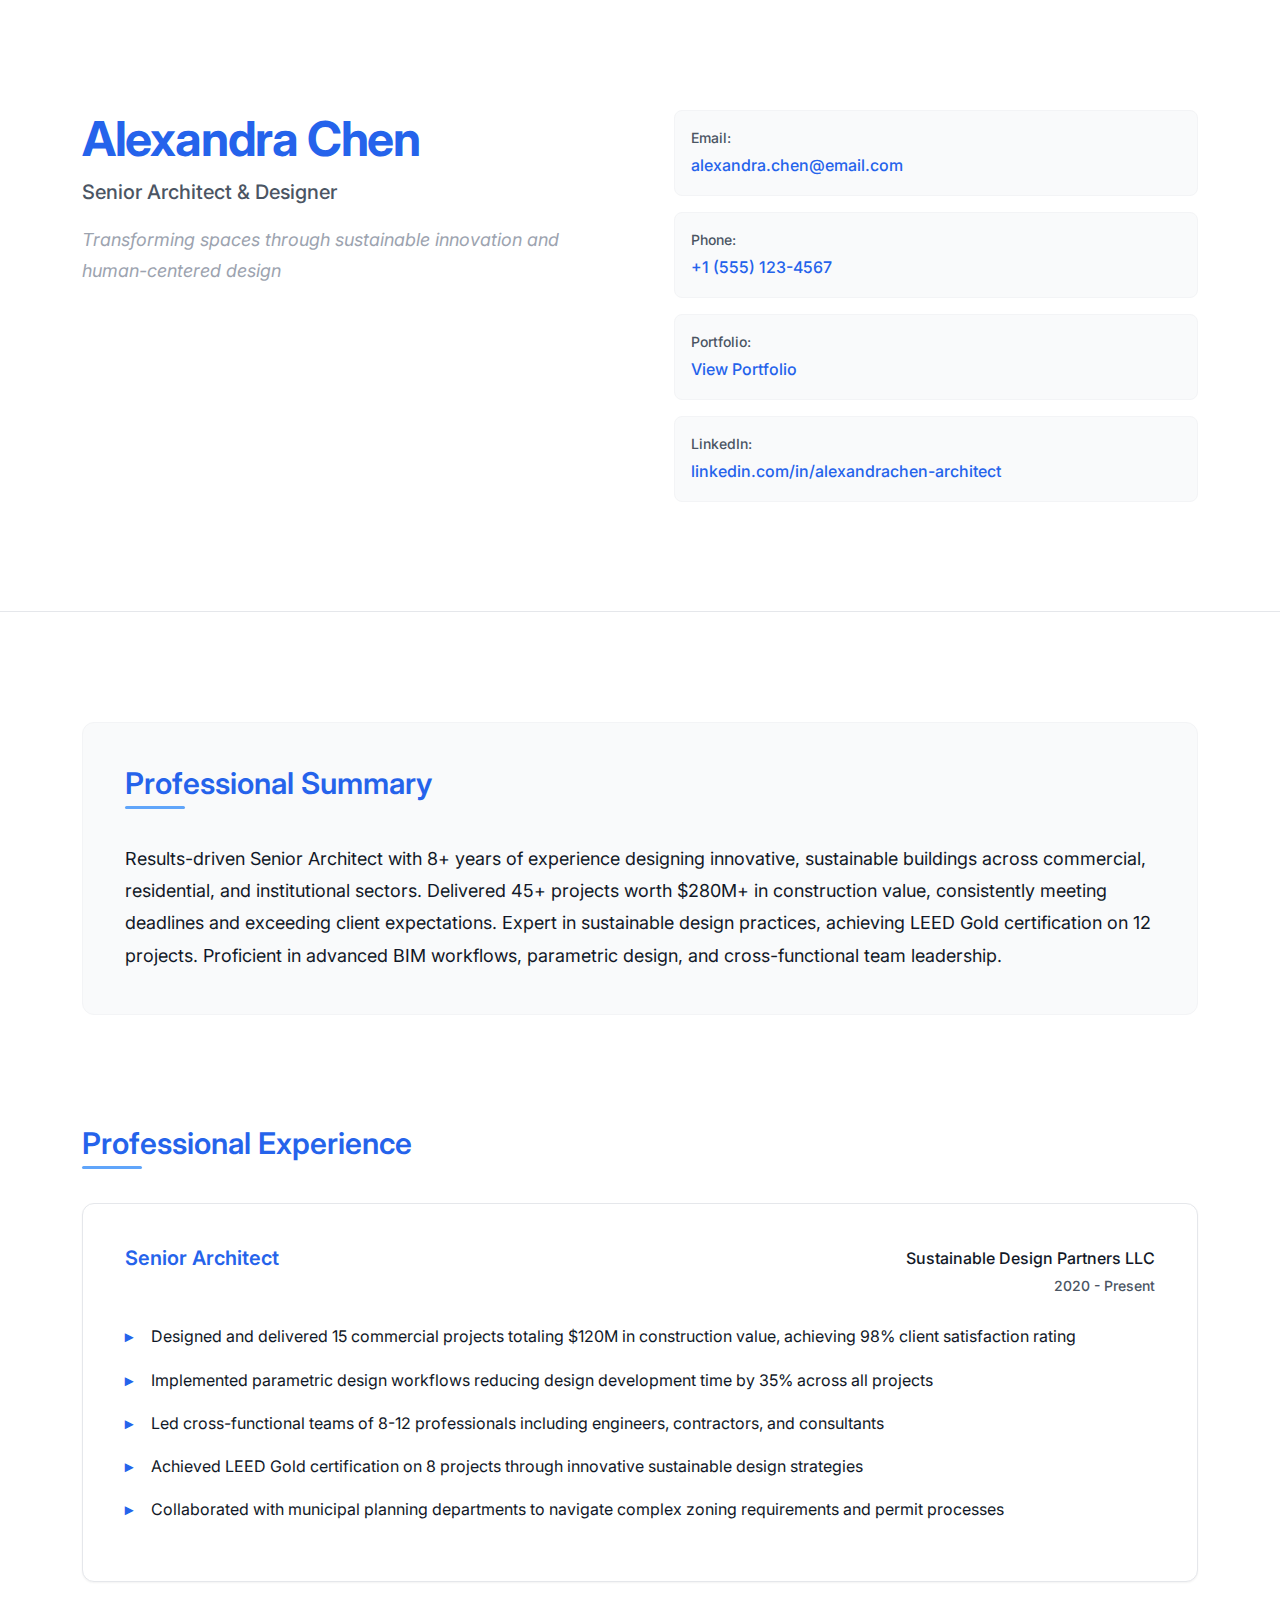
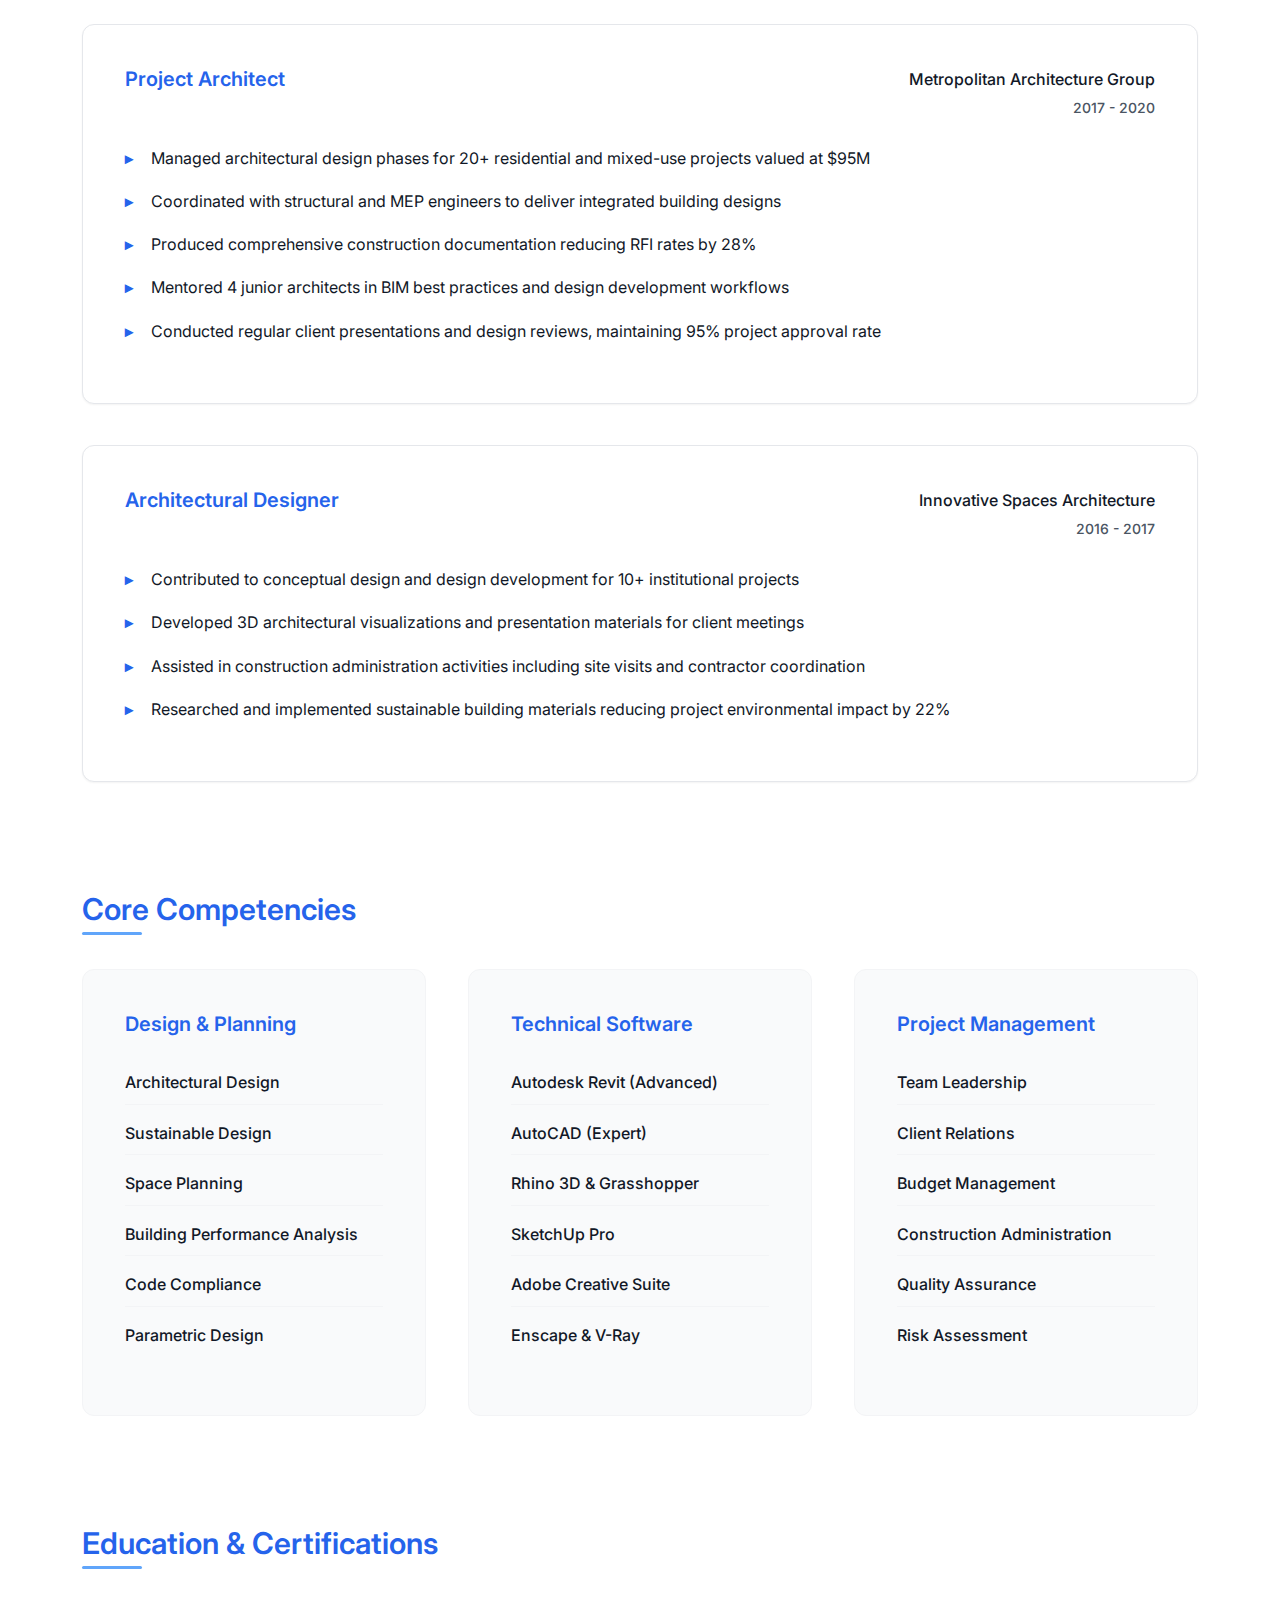
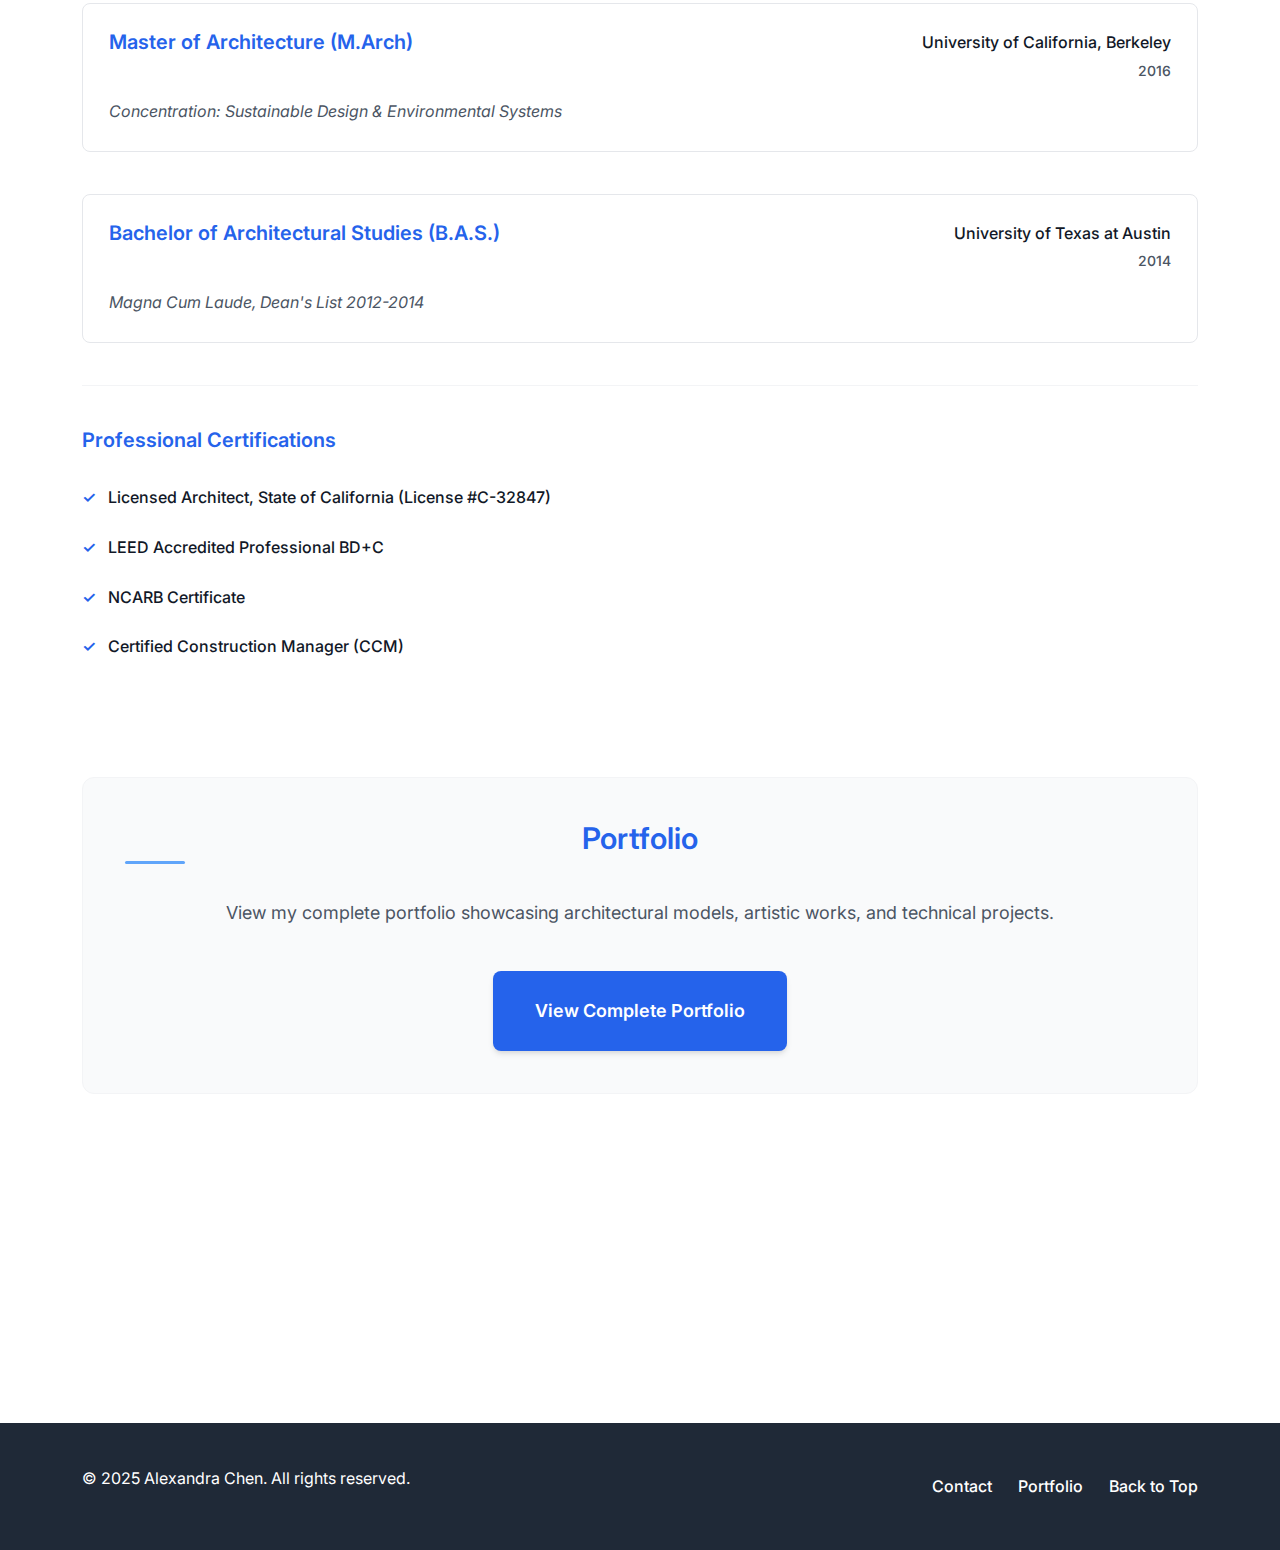
<file: architect-cv/index.html>
<!DOCTYPE html>
<html lang="en">
<head>
    <meta charset="UTF-8">
    <meta name="viewport" content="width=device-width, initial-scale=1.0">
    <title>Alexandra Chen - Senior Architect & Designer | ATS-Optimized Resume</title>
    <meta name="description" content="Senior Architect and Designer with 8+ years of experience in sustainable design, project management, and innovative architectural solutions. View portfolio and download resume.">
    <meta name="keywords" content="architect, designer, sustainable design, project management, CAD, BIM, construction, architectural visualization">
    
    <!-- Fonts - ATS-friendly -->
    <link rel="preconnect" href="https://fonts.googleapis.com">
    <link rel="preconnect" href="https://fonts.gstatic.com" crossorigin>
    <link href="https://fonts.googleapis.com/css2?family=Inter:wght@400;500;600;700&display=swap" rel="stylesheet">
    
    <!-- CSS -->
    <link rel="stylesheet" href="css/styles.css">
    
    <!-- Structured Data for SEO -->
    <script type="application/ld+json">
    {
        "@context": "https://schema.org",
        "@type": "Person",
        "name": "Alexandra Chen",
        "jobTitle": "Senior Architect & Designer",
        "description": "Senior Architect and Designer specializing in sustainable design and innovative architectural solutions",
        "url": "https://alexandrachen-architect.com",
        "sameAs": [
            "https://linkedin.com/in/alexandrachen-architect",
            "https://behance.net/alexandrachen"
        ]
    }
    </script>
</head>
<body>
    <!-- Header -->
    <header class="header" id="top">
        <div class="container">
            <div class="header-content">
                <div class="personal-info">
                    <h1 class="name">Alexandra Chen</h1>
                    <p class="title">Senior Architect & Designer</p>
                    <p class="tagline">Transforming spaces through sustainable innovation and human-centered design</p>
                </div>
                
                <div class="contact-info">
                    <div class="contact-item">
                        <span class="contact-label">Email:</span>
                        <a href="mailto:alexandra.chen@email.com" class="contact-link">alexandra.chen@email.com</a>
                    </div>
                    <div class="contact-item">
                        <span class="contact-label">Phone:</span>
                        <a href="tel:+15551234567" class="contact-link">+1 (555) 123-4567</a>
                    </div>
                    <div class="contact-item">
                        <span class="contact-label">Portfolio:</span>
                        <a href="portfolio.html" class="contact-link">View Portfolio</a>
                    </div>
                    <div class="contact-item">
                        <span class="contact-label">LinkedIn:</span>
                        <a href="https://linkedin.com/in/alexandrachen-architect" target="_blank" rel="noopener" class="contact-link">linkedin.com/in/alexandrachen-architect</a>
                    </div>
                </div>
            </div>
        </div>
    </header>

    <!-- Skip to main content link -->
    <a href="#main" class="skip-link">Skip to main content</a>

    <!-- Main Content -->
    <main class="main" id="main" tabindex="-1">
        <div class="container">
            
            <!-- Professional Summary -->
            <section class="section summary-section">
                <h2 class="section-title">Professional Summary</h2>
                <div class="summary-content">
                    <p>Results-driven Senior Architect with 8+ years of experience designing innovative, sustainable buildings across commercial, residential, and institutional sectors. Delivered 45+ projects worth $280M+ in construction value, consistently meeting deadlines and exceeding client expectations. Expert in sustainable design practices, achieving LEED Gold certification on 12 projects. Proficient in advanced BIM workflows, parametric design, and cross-functional team leadership.</p>
                </div>
            </section>

            <!-- Experience -->
            <section class="section experience-section">
                <h2 class="section-title">Professional Experience</h2>
                
                <div class="experience-item">
                    <div class="experience-header">
                        <h3 class="job-title">Senior Architect</h3>
                        <div class="company-period">
                            <span class="company">Sustainable Design Partners LLC</span>
                            <span class="period">2020 - Present</span>
                        </div>
                    </div>
                    <ul class="achievements">
                        <li>Designed and delivered 15 commercial projects totaling $120M in construction value, achieving 98% client satisfaction rating</li>
                        <li>Implemented parametric design workflows reducing design development time by 35% across all projects</li>
                        <li>Led cross-functional teams of 8-12 professionals including engineers, contractors, and consultants</li>
                        <li>Achieved LEED Gold certification on 8 projects through innovative sustainable design strategies</li>
                        <li>Collaborated with municipal planning departments to navigate complex zoning requirements and permit processes</li>
                    </ul>
                </div>

                <div class="experience-item">
                    <div class="experience-header">
                        <h3 class="job-title">Project Architect</h3>
                        <div class="company-period">
                            <span class="company">Metropolitan Architecture Group</span>
                            <span class="period">2017 - 2020</span>
                        </div>
                    </div>
                    <ul class="achievements">
                        <li>Managed architectural design phases for 20+ residential and mixed-use projects valued at $95M</li>
                        <li>Coordinated with structural and MEP engineers to deliver integrated building designs</li>
                        <li>Produced comprehensive construction documentation reducing RFI rates by 28%</li>
                        <li>Mentored 4 junior architects in BIM best practices and design development workflows</li>
                        <li>Conducted regular client presentations and design reviews, maintaining 95% project approval rate</li>
                    </ul>
                </div>

                <div class="experience-item">
                    <div class="experience-header">
                        <h3 class="job-title">Architectural Designer</h3>
                        <div class="company-period">
                            <span class="company">Innovative Spaces Architecture</span>
                            <span class="period">2016 - 2017</span>
                        </div>
                    </div>
                    <ul class="achievements">
                        <li>Contributed to conceptual design and design development for 10+ institutional projects</li>
                        <li>Developed 3D architectural visualizations and presentation materials for client meetings</li>
                        <li>Assisted in construction administration activities including site visits and contractor coordination</li>
                        <li>Researched and implemented sustainable building materials reducing project environmental impact by 22%</li>
                    </ul>
                </div>
            </section>

            <!-- Skills -->
            <section class="section skills-section">
                <h2 class="section-title">Core Competencies</h2>
                <div class="skills-grid">
                    <div class="skill-category">
                        <h3 class="skill-category-title">Design & Planning</h3>
                        <ul class="skill-list">
                            <li>Architectural Design</li>
                            <li>Sustainable Design</li>
                            <li>Space Planning</li>
                            <li>Building Performance Analysis</li>
                            <li>Code Compliance</li>
                            <li>Parametric Design</li>
                        </ul>
                    </div>
                    
                    <div class="skill-category">
                        <h3 class="skill-category-title">Technical Software</h3>
                        <ul class="skill-list">
                            <li>Autodesk Revit (Advanced)</li>
                            <li>AutoCAD (Expert)</li>
                            <li>Rhino 3D & Grasshopper</li>
                            <li>SketchUp Pro</li>
                            <li>Adobe Creative Suite</li>
                            <li>Enscape & V-Ray</li>
                        </ul>
                    </div>
                    
                    <div class="skill-category">
                        <h3 class="skill-category-title">Project Management</h3>
                        <ul class="skill-list">
                            <li>Team Leadership</li>
                            <li>Client Relations</li>
                            <li>Budget Management</li>
                            <li>Construction Administration</li>
                            <li>Quality Assurance</li>
                            <li>Risk Assessment</li>
                        </ul>
                    </div>
                </div>
            </section>

            <!-- Education -->
            <section class="section education-section">
                <h2 class="section-title">Education & Certifications</h2>
                
                <div class="education-item">
                    <div class="education-header">
                        <h3 class="degree">Master of Architecture (M.Arch)</h3>
                        <div class="school-year">
                            <span class="school">University of California, Berkeley</span>
                            <span class="year">2016</span>
                        </div>
                    </div>
                    <p class="education-details">Concentration: Sustainable Design & Environmental Systems</p>
                </div>

                <div class="education-item">
                    <div class="education-header">
                        <h3 class="degree">Bachelor of Architectural Studies (B.A.S.)</h3>
                        <div class="school-year">
                            <span class="school">University of Texas at Austin</span>
                            <span class="year">2014</span>
                        </div>
                    </div>
                    <p class="education-details">Magna Cum Laude, Dean's List 2012-2014</p>
                </div>

                <div class="certifications">
                    <h3 class="certifications-title">Professional Certifications</h3>
                    <ul class="certification-list">
                        <li>Licensed Architect, State of California (License #C-32847)</li>
                        <li>LEED Accredited Professional BD+C</li>
                        <li>NCARB Certificate</li>
                        <li>Certified Construction Manager (CCM)</li>
                    </ul>
                </div>
            </section>

            <!-- Portfolio Link -->
            <section class="section portfolio-section">
                <h2 class="section-title">Portfolio</h2>
                <div class="portfolio-preview">
                    <p>View my complete portfolio showcasing architectural models, artistic works, and technical projects.</p>
                    <a href="portfolio.html" class="portfolio-link-btn">View Complete Portfolio</a>
                </div>
            </section>

        </div>
    </main>

    <!-- Footer -->
    <footer class="footer">
        <div class="container">
            <div class="footer-content">
                <p>&copy; 2025 Alexandra Chen. All rights reserved.</p>
                <div class="footer-links">
                    <a href="mailto:alexandra.chen@email.com">Contact</a>
                    <a href="portfolio.html">Portfolio</a>
                    <a href="#top">Back to Top</a>
                </div>
            </div>
        </div>
    </footer>

    <!-- JavaScript -->
    <script src="js/main.js"></script>
</body>
</html>
</file>
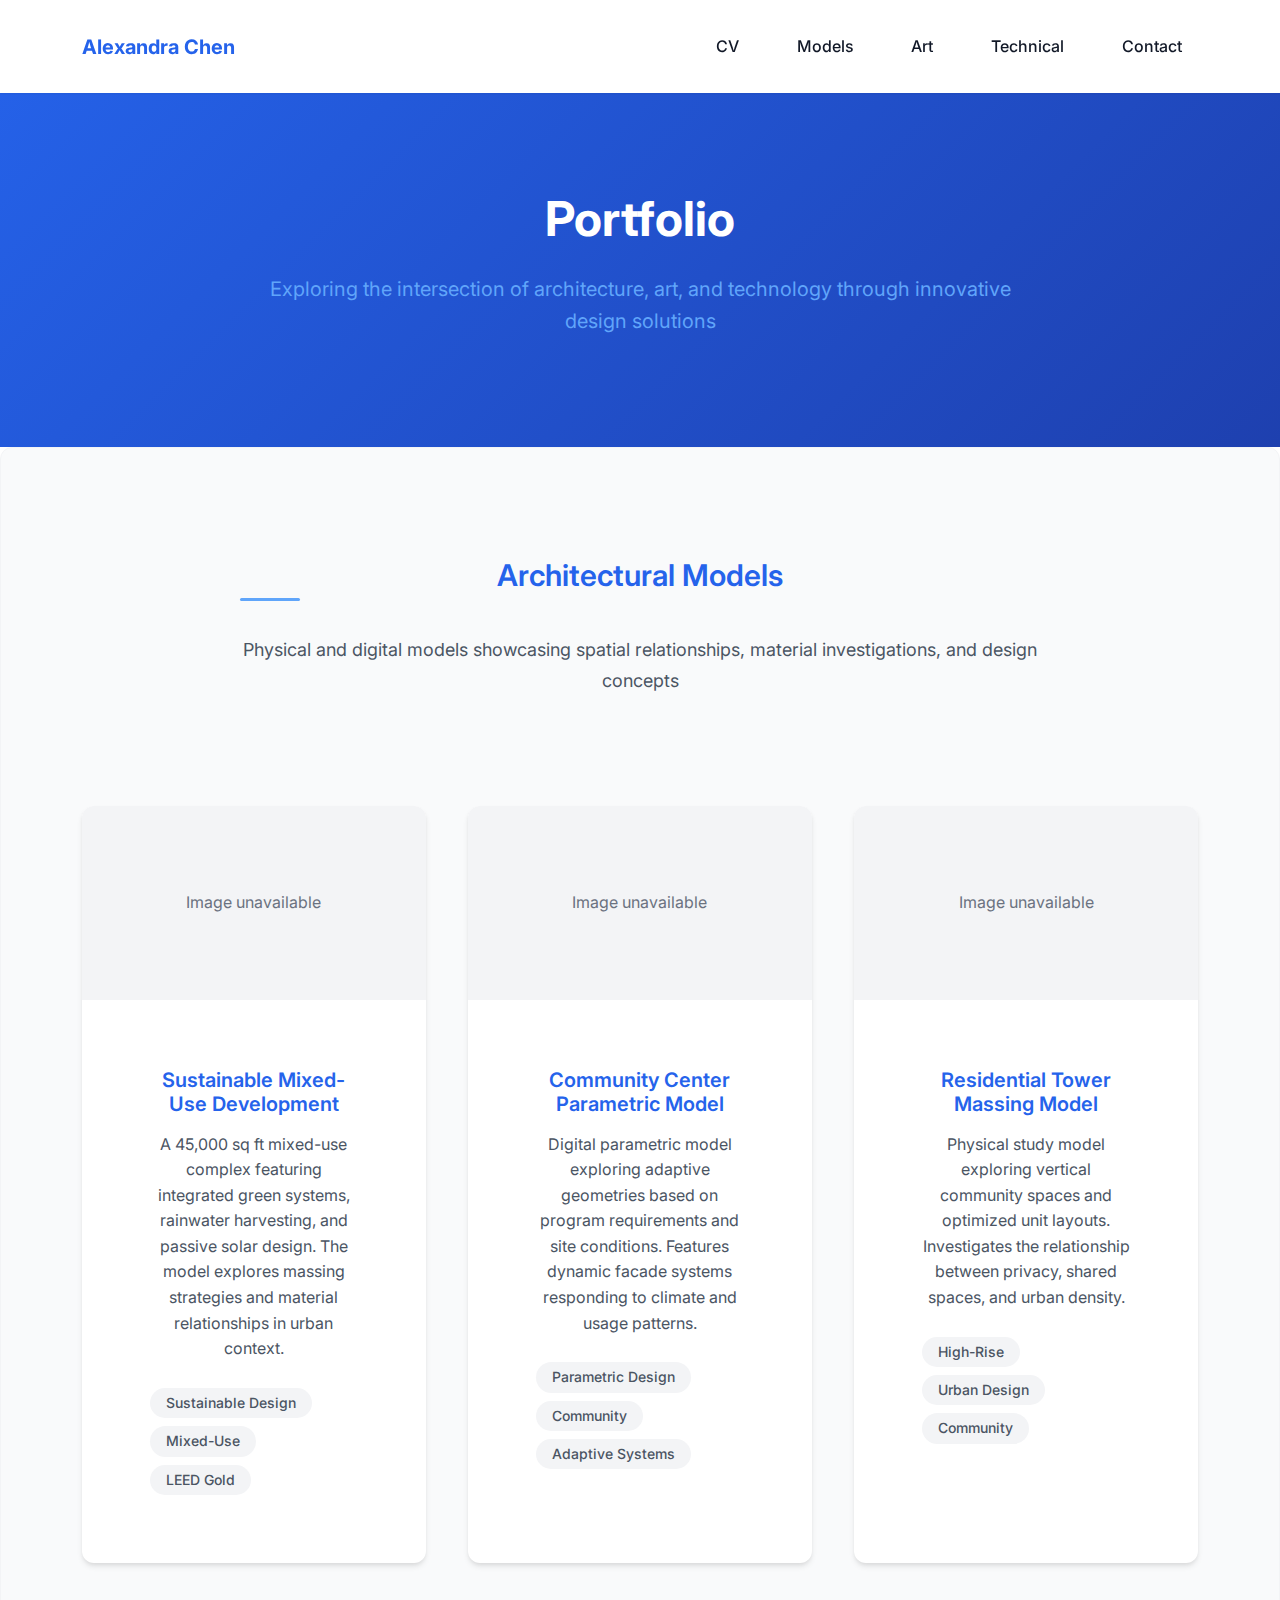
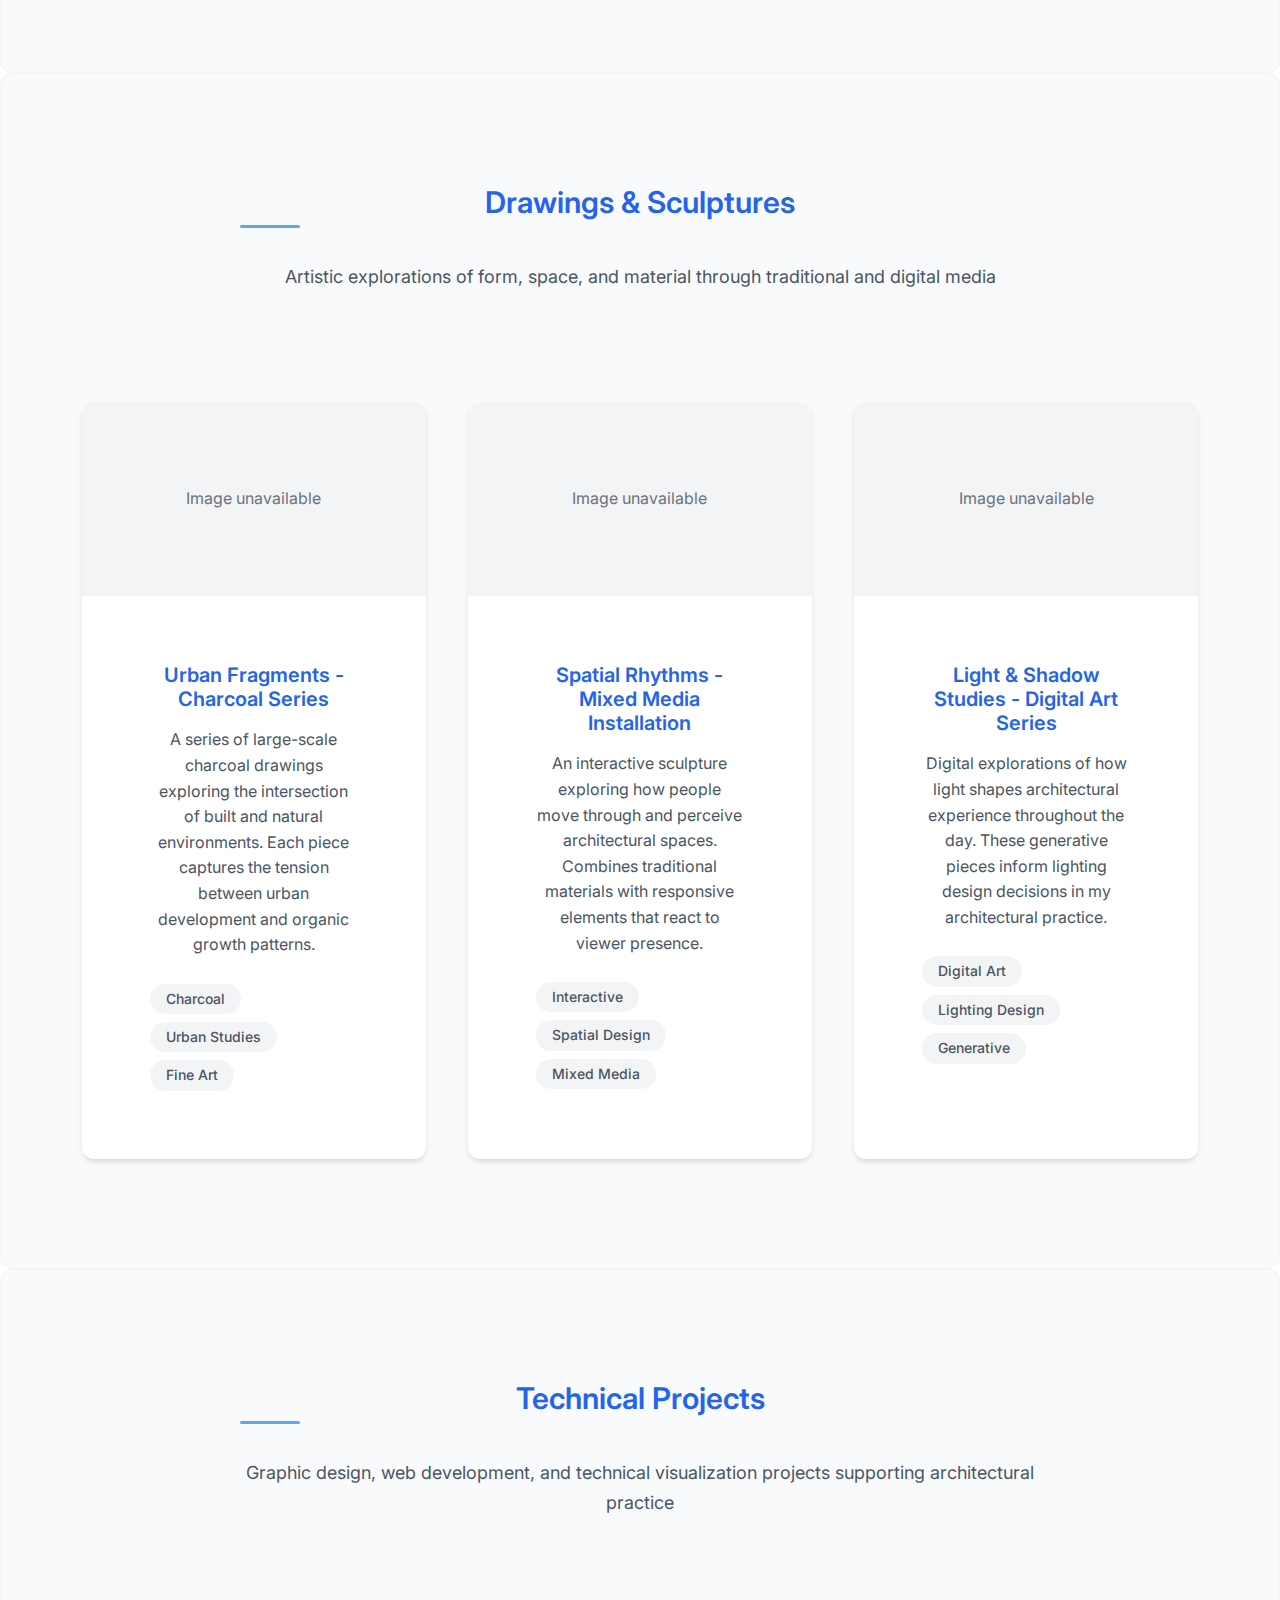
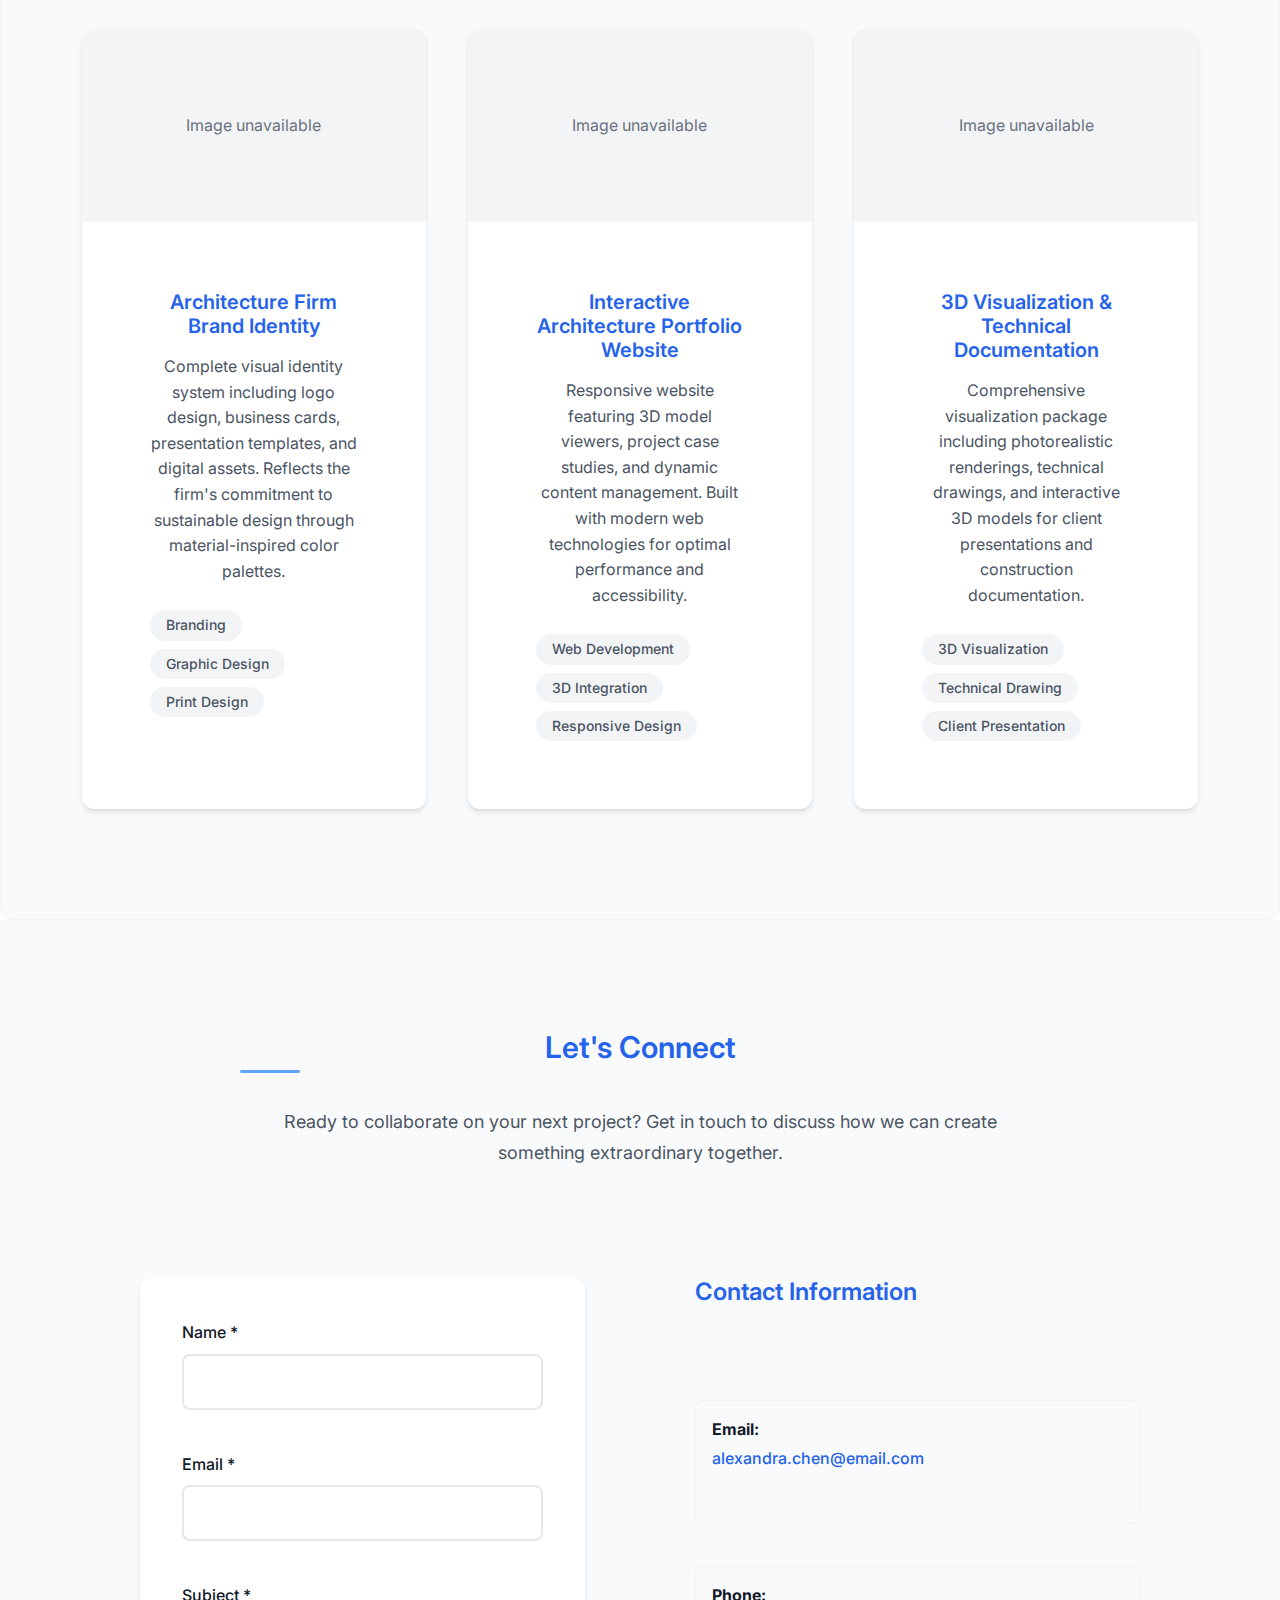
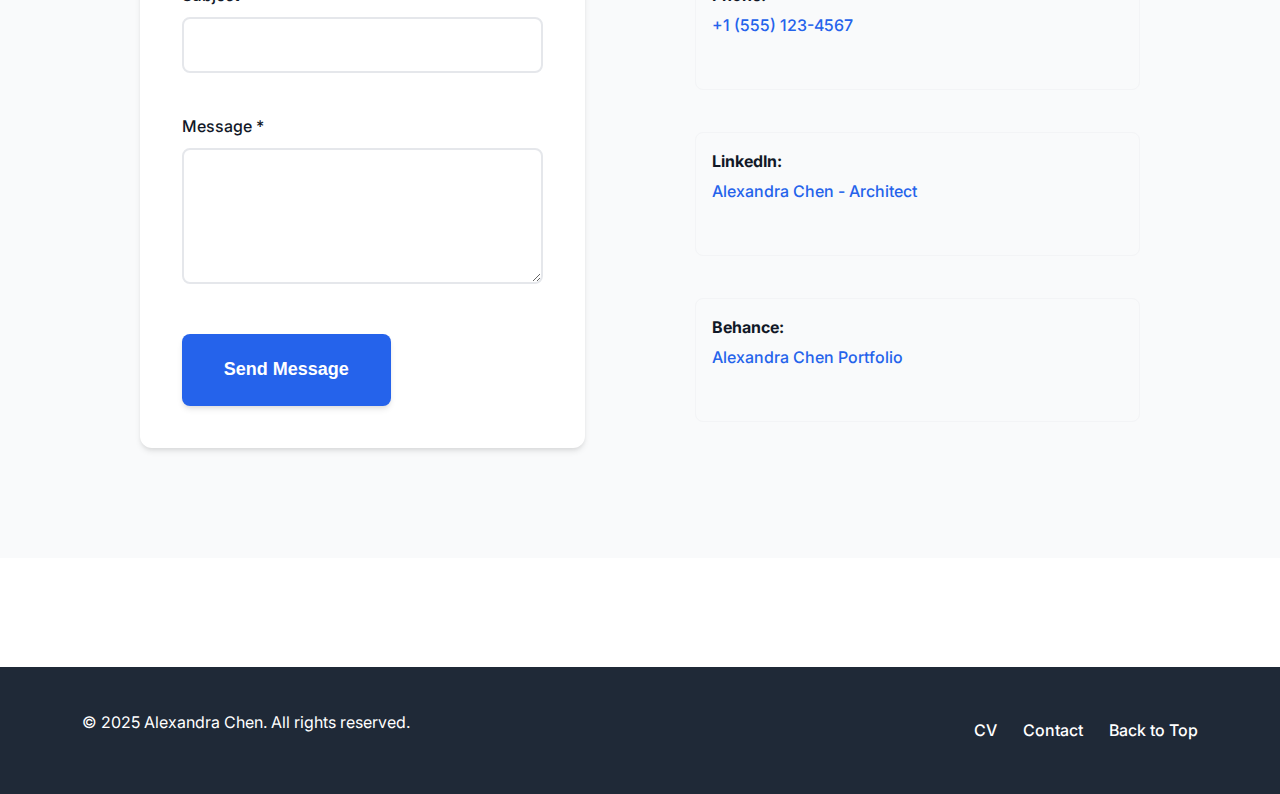
<file: architect-cv/portfolio.html>
<!DOCTYPE html>
<html lang="en">
<head>
    <meta charset="UTF-8">
    <meta name="viewport" content="width=device-width, initial-scale=1.0">
    <title>Portfolio - Alexandra Chen | Architect & Designer</title>
    <meta name="description" content="Explore Alexandra Chen's architectural portfolio featuring innovative designs, artistic works, and technical projects. Award-winning sustainable architecture and creative solutions.">
    <meta name="keywords" content="architecture portfolio, architectural models, drawings, sculptures, technical design, sustainable architecture, 3D visualization">
    
    <!-- Fonts -->
    <link rel="preconnect" href="https://fonts.googleapis.com">
    <link rel="preconnect" href="https://fonts.gstatic.com" crossorigin>
    <link href="https://fonts.googleapis.com/css2?family=Inter:wght@400;500;600;700&display=swap" rel="stylesheet">
    
    <!-- CSS -->
    <link rel="stylesheet" href="css/styles.css">
    <link rel="stylesheet" href="css/portfolio.css">
</head>
<body>
    <!-- Navigation -->
    <nav class="nav">
        <div class="container">
            <div class="nav-content">
                <a href="index.html" class="nav-logo">Alexandra Chen</a>
                <div class="nav-links" id="nav-menu">
                    <a href="index.html" class="nav-link">CV</a>
                    <a href="#architectural-models" class="nav-link">Models</a>
                    <a href="#drawings-sculptures" class="nav-link">Art</a>
                    <a href="#technical-projects" class="nav-link">Technical</a>
                    <a href="#contact" class="nav-link">Contact</a>
                </div>
                <button class="nav-toggle" 
                        aria-label="Toggle navigation" 
                        aria-expanded="false" 
                        aria-controls="nav-menu"
                        type="button">
                    <span></span>
                    <span></span>
                    <span></span>
                </button>
            </div>
        </div>
    </nav>

    <!-- Hero Section -->
    <header class="portfolio-hero">
        <div class="container">
            <div class="hero-content">
                <h1 class="hero-title">Portfolio</h1>
                <p class="hero-subtitle">Exploring the intersection of architecture, art, and technology through innovative design solutions</p>
            </div>
        </div>
    </header>

    <!-- Skip to main content link -->
    <a href="#main" class="skip-link">Skip to main content</a>

    <!-- Main Content -->
    <main class="portfolio-main" id="main" tabindex="-1">
        
        <!-- Architectural Models Section -->
        <section id="architectural-models" class="portfolio-section">
            <div class="container">
                <div class="section-header">
                    <h2 class="section-title">Architectural Models</h2>
                    <p class="section-description">Physical and digital models showcasing spatial relationships, material investigations, and design concepts</p>
                </div>
                
                <div class="portfolio-grid">
                    <div class="portfolio-item" data-category="models">
                        <div class="portfolio-image">
                            <img src="https://images.unsplash.com/photo-1487958449943-2429e8be8625?ixlib=rb-4.0.3&ixid=M3wxMjA3fDB8MHxwaG90by1wYWdlfHx8fGVufDB8fHx8fA%3D%3D&auto=format&fit=crop&w=800&q=80" 
                                 data-src="https://images.unsplash.com/photo-1487958449943-2429e8be8625?ixlib=rb-4.0.3&ixid=M3wxMjA3fDB8MHxwaG90by1wYWdlfHx8fGVufDB8fHx8fA%3D%3D&auto=format&fit=crop&w=800&q=80"
                                 alt="Sustainable Mixed-Use Development Model" 
                                 class="lazy-image"
                                 loading="lazy">
                            <div class="portfolio-overlay">
                                <h3 class="portfolio-title">Sustainable Mixed-Use Development</h3>
                                <p class="portfolio-subtitle">Berkeley, CA</p>
                            </div>
                        </div>
                        <div class="portfolio-content">
                            <h3>Sustainable Mixed-Use Development</h3>
                            <p>A 45,000 sq ft mixed-use complex featuring integrated green systems, rainwater harvesting, and passive solar design. The model explores massing strategies and material relationships in urban context.</p>
                            <div class="portfolio-tags">
                                <span class="tag">Sustainable Design</span>
                                <span class="tag">Mixed-Use</span>
                                <span class="tag">LEED Gold</span>
                            </div>
                        </div>
                    </div>

                    <div class="portfolio-item" data-category="models">
                        <div class="portfolio-image">
                            <img src="https://images.unsplash.com/photo-1545324418-cc1a3fa10c00?ixlib=rb-4.0.3&ixid=M3wxMjA3fDB8MHxwaG90by1wYWdlfHx8fGVufDB8fHx8fA%3D%3D&auto=format&fit=crop&w=800&q=80" 
                                 data-src="https://images.unsplash.com/photo-1545324418-cc1a3fa10c00?ixlib=rb-4.0.3&ixid=M3wxMjA3fDB8MHxwaG90by1wYWdlfHx8fGVufDB8fHx8fA%3D%3D&auto=format&fit=crop&w=800&q=80"
                                 alt="Community Center Parametric Model" 
                                 class="lazy-image"
                                 loading="lazy">
                            <div class="portfolio-overlay">
                                <h3 class="portfolio-title">Community Center</h3>
                                <p class="portfolio-subtitle">Portland, OR</p>
                            </div>
                        </div>
                        <div class="portfolio-content">
                            <h3>Community Center Parametric Model</h3>
                            <p>Digital parametric model exploring adaptive geometries based on program requirements and site conditions. Features dynamic facade systems responding to climate and usage patterns.</p>
                            <div class="portfolio-tags">
                                <span class="tag">Parametric Design</span>
                                <span class="tag">Community</span>
                                <span class="tag">Adaptive Systems</span>
                            </div>
                        </div>
                    </div>

                    <div class="portfolio-item" data-category="models">
                        <div class="portfolio-image">
                            <img src="https://images.unsplash.com/photo-1558618666-fcd25c85cd64?ixlib=rb-4.0.3&ixid=M3wxMjA3fDB8MHxwaG90by1wYWdlfHx8fGVufDB8fHx8fA%3D%3D&auto=format&fit=crop&w=800&q=80" 
                                 data-src="https://images.unsplash.com/photo-1558618666-fcd25c85cd64?ixlib=rb-4.0.3&ixid=M3wxMjA3fDB8MHxwaG90by1wYWdlfHx8fGVufDB8fHx8fA%3D%3D&auto=format&fit=crop&w=800&q=80"
                                 alt="Residential Tower Massing Model" 
                                 class="lazy-image"
                                 loading="lazy">
                            <div class="portfolio-overlay">
                                <h3 class="portfolio-title">Residential Tower</h3>
                                <p class="portfolio-subtitle">San Francisco, CA</p>
                            </div>
                        </div>
                        <div class="portfolio-content">
                            <h3>Residential Tower Massing Model</h3>
                            <p>Physical study model exploring vertical community spaces and optimized unit layouts. Investigates the relationship between privacy, shared spaces, and urban density.</p>
                            <div class="portfolio-tags">
                                <span class="tag">High-Rise</span>
                                <span class="tag">Urban Design</span>
                                <span class="tag">Community</span>
                            </div>
                        </div>
                    </div>
                </div>
            </div>
        </section>

        <!-- Drawings & Sculptures Section -->
        <section id="drawings-sculptures" class="portfolio-section alt-bg">
            <div class="container">
                <div class="section-header">
                    <h2 class="section-title">Drawings & Sculptures</h2>
                    <p class="section-description">Artistic explorations of form, space, and material through traditional and digital media</p>
                </div>
                
                <div class="portfolio-grid">
                    <div class="portfolio-item" data-category="art">
                        <div class="portfolio-image">
                            <img src="https://images.unsplash.com/photo-1578662996442-48f60103fc96?ixlib=rb-4.0.3&ixid=M3wxMjA3fDB8MHxwaG90by1wYWdlfHx8fGVufDB8fHx8fA%3D%3D&auto=format&fit=crop&w=800&q=80" 
                                 data-src="https://images.unsplash.com/photo-1578662996442-48f60103fc96?ixlib=rb-4.0.3&ixid=M3wxMjA3fDB8MHxwaG90by1wYWdlfHx8fGVufDB8fHx8fA%3D%3D&auto=format&fit=crop&w=800&q=80"
                                 alt="Architectural Charcoal Drawings" 
                                 class="lazy-image"
                                 loading="lazy">
                            <div class="portfolio-overlay">
                                <h3 class="portfolio-title">Urban Fragments</h3>
                                <p class="portfolio-subtitle">Charcoal Series</p>
                            </div>
                        </div>
                        <div class="portfolio-content">
                            <h3>Urban Fragments - Charcoal Series</h3>
                            <p>A series of large-scale charcoal drawings exploring the intersection of built and natural environments. Each piece captures the tension between urban development and organic growth patterns.</p>
                            <div class="portfolio-tags">
                                <span class="tag">Charcoal</span>
                                <span class="tag">Urban Studies</span>
                                <span class="tag">Fine Art</span>
                            </div>
                        </div>
                    </div>

                    <div class="portfolio-item" data-category="art">
                        <div class="portfolio-image">
                            <img src="https://images.unsplash.com/photo-1571115764595-644a1f56a55c?ixlib=rb-4.0.3&ixid=M3wxMjA3fDB8MHxwaG90by1wYWdlfHx8fGVufDB8fHx8fA%3D%3D&auto=format&fit=crop&w=800&q=80" 
                                 data-src="https://images.unsplash.com/photo-1571115764595-644a1f56a55c?ixlib=rb-4.0.3&ixid=M3wxMjA3fDB8MHxwaG90by1wYWdlfHx8fGVufDB8fHx8fA%3D%3D&auto=format&fit=crop&w=800&q=80"
                                 alt="Abstract Sculpture Installation" 
                                 class="lazy-image"
                                 loading="lazy">
                            <div class="portfolio-overlay">
                                <h3 class="portfolio-title">Spatial Rhythms</h3>
                                <p class="portfolio-subtitle">Mixed Media Sculpture</p>
                            </div>
                        </div>
                        <div class="portfolio-content">
                            <h3>Spatial Rhythms - Mixed Media Installation</h3>
                            <p>An interactive sculpture exploring how people move through and perceive architectural spaces. Combines traditional materials with responsive elements that react to viewer presence.</p>
                            <div class="portfolio-tags">
                                <span class="tag">Interactive</span>
                                <span class="tag">Spatial Design</span>
                                <span class="tag">Mixed Media</span>
                            </div>
                        </div>
                    </div>

                    <div class="portfolio-item" data-category="art">
                        <div class="portfolio-image">
                            <img src="https://images.unsplash.com/photo-1541961017774-22349e4a1262?ixlib=rb-4.0.3&ixid=M3wxMjA3fDB8MHxwaG90by1wYWdlfHx8fGVufDB8fHx8fA%3D%3D&auto=format&fit=crop&w=800&q=80" 
                                 data-src="https://images.unsplash.com/photo-1541961017774-22349e4a1262?ixlib=rb-4.0.3&ixid=M3wxMjA3fDB8MHxwaG90by1wYWdlfHx8fGVufDB8fHx8fA%3D%3D&auto=format&fit=crop&w=800&q=80"
                                 alt="Digital Art Projection" 
                                 class="lazy-image"
                                 loading="lazy">
                            <div class="portfolio-overlay">
                                <h3 class="portfolio-title">Light & Shadow Studies</h3>
                                <p class="portfolio-subtitle">Digital Art Series</p>
                            </div>
                        </div>
                        <div class="portfolio-content">
                            <h3>Light & Shadow Studies - Digital Art Series</h3>
                            <p>Digital explorations of how light shapes architectural experience throughout the day. These generative pieces inform lighting design decisions in my architectural practice.</p>
                            <div class="portfolio-tags">
                                <span class="tag">Digital Art</span>
                                <span class="tag">Lighting Design</span>
                                <span class="tag">Generative</span>
                            </div>
                        </div>
                    </div>
                </div>
            </div>
        </section>

        <!-- Technical Projects Section -->
        <section id="technical-projects" class="portfolio-section">
            <div class="container">
                <div class="section-header">
                    <h2 class="section-title">Technical Projects</h2>
                    <p class="section-description">Graphic design, web development, and technical visualization projects supporting architectural practice</p>
                </div>
                
                <div class="portfolio-grid">
                    <div class="portfolio-item" data-category="technical">
                        <div class="portfolio-image">
                            <img src="https://images.unsplash.com/photo-1558655146-364adde1b970?ixlib=rb-4.0.3&ixid=M3wxMjA3fDB8MHxwaG90by1wYWdlfHx8fGVufDB8fHx8fA%3D%3D&auto=format&fit=crop&w=800&q=80" 
                                 data-src="https://images.unsplash.com/photo-1558655146-364adde1b970?ixlib=rb-4.0.3&ixid=M3wxMjA3fDB8MHxwaG90by1wYWdlfHx8fGVufDB8fHx8fA%3D%3D&auto=format&fit=crop&w=800&q=80"
                                 alt="Brand Identity Design" 
                                 class="lazy-image"
                                 loading="lazy">
                            <div class="portfolio-overlay">
                                <h3 class="portfolio-title">Architecture Firm Branding</h3>
                                <p class="portfolio-subtitle">Visual Identity System</p>
                            </div>
                        </div>
                        <div class="portfolio-content">
                            <h3>Architecture Firm Brand Identity</h3>
                            <p>Complete visual identity system including logo design, business cards, presentation templates, and digital assets. Reflects the firm's commitment to sustainable design through material-inspired color palettes.</p>
                            <div class="portfolio-tags">
                                <span class="tag">Branding</span>
                                <span class="tag">Graphic Design</span>
                                <span class="tag">Print Design</span>
                            </div>
                        </div>
                    </div>

                    <div class="portfolio-item" data-category="technical">
                        <div class="portfolio-image">
                            <img src="https://images.unsplash.com/photo-1460925895917-afdab827c52f?ixlib=rb-4.0.3&ixid=M3wxMjA3fDB8MHxwaG90by1wYWdlfHx8fGVufDB8fHx8fA%3D%3D&auto=format&fit=crop&w=800&q=80" 
                                 data-src="https://images.unsplash.com/photo-1460925895917-afdab827c52f?ixlib=rb-4.0.3&ixid=M3wxMjA3fDB8MHxwaG90by1wYWdlfHx8fGVufDB8fHx8fA%3D%3D&auto=format&fit=crop&w=800&q=80"
                                 alt="Interactive Website Design" 
                                 class="lazy-image"
                                 loading="lazy">
                            <div class="portfolio-overlay">
                                <h3 class="portfolio-title">Architecture Portfolio Website</h3>
                                <p class="portfolio-subtitle">Web Development</p>
                            </div>
                        </div>
                        <div class="portfolio-content">
                            <h3>Interactive Architecture Portfolio Website</h3>
                            <p>Responsive website featuring 3D model viewers, project case studies, and dynamic content management. Built with modern web technologies for optimal performance and accessibility.</p>
                            <div class="portfolio-tags">
                                <span class="tag">Web Development</span>
                                <span class="tag">3D Integration</span>
                                <span class="tag">Responsive Design</span>
                            </div>
                        </div>
                    </div>

                    <div class="portfolio-item" data-category="technical">
                        <div class="portfolio-image">
                            <img src="https://images.unsplash.com/photo-1551288049-bebda4e38f71?ixlib=rb-4.0.3&ixid=M3wxMjA3fDB8MHxwaG90by1wYWdlfHx8fGVufDB8fHx8fA%3D%3D&auto=format&fit=crop&w=800&q=80" 
                                 data-src="https://images.unsplash.com/photo-1551288049-bebda4e38f71?ixlib=rb-4.0.3&ixid=M3wxMjA3fDB8MHxwaG90by1wYWdlfHx8fGVufDB8fHx8fA%3D%3D&auto=format&fit=crop&w=800&q=80"
                                 alt="3D Architectural Visualization" 
                                 class="lazy-image"
                                 loading="lazy">
                            <div class="portfolio-overlay">
                                <h3 class="portfolio-title">3D Visualization Suite</h3>
                                <p class="portfolio-subtitle">Technical Documentation</p>
                            </div>
                        </div>
                        <div class="portfolio-content">
                            <h3>3D Visualization & Technical Documentation</h3>
                            <p>Comprehensive visualization package including photorealistic renderings, technical drawings, and interactive 3D models for client presentations and construction documentation.</p>
                            <div class="portfolio-tags">
                                <span class="tag">3D Visualization</span>
                                <span class="tag">Technical Drawing</span>
                                <span class="tag">Client Presentation</span>
                            </div>
                        </div>
                    </div>
                </div>
            </div>
        </section>

        <!-- Contact Section -->
        <section id="contact" class="contact-section">
            <div class="container">
                <div class="section-header">
                    <h2 class="section-title">Let's Connect</h2>
                    <p class="section-description">Ready to collaborate on your next project? Get in touch to discuss how we can create something extraordinary together.</p>
                </div>
                
                <div class="contact-grid">
                    <div class="contact-info">
                        <h3>Contact Information</h3>
                        <div class="contact-item">
                            <strong>Email:</strong>
                            <a href="mailto:alexandra.chen@email.com">alexandra.chen@email.com</a>
                        </div>
                        <div class="contact-item">
                            <strong>Phone:</strong>
                            <a href="tel:+15551234567">+1 (555) 123-4567</a>
                        </div>
                        <div class="contact-item">
                            <strong>LinkedIn:</strong>
                            <a href="https://linkedin.com/in/alexandrachen-architect" target="_blank" rel="noopener">Alexandra Chen - Architect</a>
                        </div>
                        <div class="contact-item">
                            <strong>Behance:</strong>
                            <a href="https://behance.net/alexandrachen" target="_blank" rel="noopener">Alexandra Chen Portfolio</a>
                        </div>
                    </div>
                    
                    <form class="contact-form" id="contactForm">
                        <div class="form-group">
                            <label for="name">Name *</label>
                            <input type="text" id="name" name="name" required>
                        </div>
                        
                        <div class="form-group">
                            <label for="email">Email *</label>
                            <input type="email" id="email" name="email" required>
                        </div>
                        
                        <div class="form-group">
                            <label for="subject">Subject *</label>
                            <input type="text" id="subject" name="subject" required>
                        </div>
                        
                        <div class="form-group">
                            <label for="message">Message *</label>
                            <textarea id="message" name="message" rows="5" required></textarea>
                        </div>
                        
                        <button type="submit" class="submit-btn">Send Message</button>
                    </form>
                </div>
            </div>
        </section>
    </main>

    <!-- Footer -->
    <footer class="footer">
        <div class="container">
            <div class="footer-content">
                <p>&copy; 2025 Alexandra Chen. All rights reserved.</p>
                <div class="footer-links">
                    <a href="index.html">CV</a>
                    <a href="mailto:alexandra.chen@email.com">Contact</a>
                    <a href="#top" class="back-to-top">Back to Top</a>
                </div>
            </div>
        </div>
    </footer>

    <!-- JavaScript -->
    <script src="js/main.js"></script>
    <script src="js/portfolio.js"></script>
</body>
</html>
</file>
<file: architect-cv/css/portfolio.css>
/* Portfolio-specific styles */

/* Navigation */
.nav {
    background-color: var(--background-white);
    box-shadow: var(--shadow-sm);
    position: fixed;
    top: 0;
    left: 0;
    right: 0;
    z-index: 1000;
    transition: transform var(--transition-normal);
}

.nav.hidden {
    transform: translateY(-100%);
}

.nav-content {
    display: flex;
    justify-content: space-between;
    align-items: center;
    padding: var(--spacing-lg) 0;
}

.nav-logo {
    font-size: var(--font-size-xl);
    font-weight: 700;
    color: var(--primary-blue);
    text-decoration: none;
}

.nav-links {
    display: none;
    gap: var(--spacing-lg);
}

.nav-link {
    font-weight: 500;
    color: var(--text-primary);
    text-decoration: none;
    padding: var(--spacing-sm) var(--spacing-md);
    border-radius: 6px;
    transition: all var(--transition-fast);
}

.nav-link:hover {
    background-color: var(--background-gray-100);
    color: var(--primary-blue);
}

.nav-toggle {
    display: flex;
    flex-direction: column;
    gap: 4px;
    background: none;
    border: none;
    cursor: pointer;
    padding: var(--spacing-sm);
}

.nav-toggle span {
    width: 25px;
    height: 3px;
    background-color: var(--text-primary);
    border-radius: 2px;
    transition: all var(--transition-fast);
}

.nav-toggle.active span:nth-child(1) {
    transform: rotate(45deg) translate(6px, 6px);
}

.nav-toggle.active span:nth-child(2) {
    opacity: 0;
}

.nav-toggle.active span:nth-child(3) {
    transform: rotate(-45deg) translate(6px, -6px);
}

/* Portfolio Hero */
.portfolio-hero {
    background: linear-gradient(135deg, var(--primary-blue) 0%, var(--secondary-blue) 100%);
    color: var(--background-white);
    padding: calc(80px + var(--spacing-3xl)) 0 var(--spacing-3xl);
    text-align: center;
}

.hero-content {
    max-width: 800px;
    margin: 0 auto;
}

.hero-title {
    font-size: var(--font-size-5xl);
    font-weight: 700;
    margin-bottom: var(--spacing-lg);
    color: var(--background-white);
}

.hero-subtitle {
    font-size: var(--font-size-xl);
    color: var(--accent-blue);
    line-height: 1.6;
    margin-bottom: 0;
}

/* Portfolio Main */
.portfolio-main {
    padding-top: 0;
}

/* Portfolio Sections */
.portfolio-section {
    padding: var(--spacing-3xl) 0;
}

.portfolio-section.alt-bg {
    background-color: var(--background-gray-50);
}

.section-header {
    text-align: center;
    max-width: 800px;
    margin: 0 auto var(--spacing-3xl);
}

.section-description {
    font-size: var(--font-size-lg);
    color: var(--text-secondary);
    line-height: 1.7;
    margin-bottom: 0;
}

/* Portfolio Grid */
.portfolio-grid {
    display: grid;
    grid-template-columns: 1fr;
    gap: var(--spacing-xl);
}

.portfolio-item {
    background-color: var(--background-white);
    border-radius: 12px;
    overflow: hidden;
    box-shadow: var(--shadow-md);
    transition: all var(--transition-normal);
}

.portfolio-item:hover {
    box-shadow: var(--shadow-xl);
    transform: translateY(-4px);
}

.portfolio-image {
    position: relative;
    overflow: hidden;
    aspect-ratio: 16 / 9;
    background-color: var(--background-gray-100);
}

.portfolio-image img {
    width: 100%;
    height: 100%;
    object-fit: cover;
    transition: transform var(--transition-slow);
}

.portfolio-item:hover .portfolio-image img {
    transform: scale(1.05);
}

.portfolio-overlay {
    position: absolute;
    bottom: 0;
    left: 0;
    right: 0;
    background: linear-gradient(to top, rgba(0,0,0,0.8), transparent);
    padding: var(--spacing-xl);
    color: var(--background-white);
    opacity: 0;
    transition: opacity var(--transition-normal);
}

.portfolio-item:hover .portfolio-overlay {
    opacity: 1;
}

.portfolio-overlay .portfolio-title {
    font-size: var(--font-size-lg);
    font-weight: 600;
    margin-bottom: var(--spacing-xs);
}

.portfolio-overlay .portfolio-subtitle {
    font-size: var(--font-size-sm);
    opacity: 0.8;
    margin-bottom: 0;
}

.portfolio-content {
    padding: var(--spacing-xl);
}

.portfolio-content h3 {
    font-size: var(--font-size-xl);
    font-weight: 600;
    color: var(--primary-blue);
    margin-bottom: var(--spacing-md);
}

.portfolio-content p {
    color: var(--text-secondary);
    line-height: 1.6;
    margin-bottom: var(--spacing-lg);
}

.portfolio-tags {
    display: flex;
    flex-wrap: wrap;
    gap: var(--spacing-sm);
}

.tag {
    background-color: var(--background-gray-100);
    color: var(--text-secondary);
    padding: var(--spacing-xs) var(--spacing-md);
    border-radius: 20px;
    font-size: var(--font-size-sm);
    font-weight: 500;
}

/* Contact Section */
.contact-section {
    background-color: var(--background-gray-50);
    padding: var(--spacing-3xl) 0;
}

.contact-grid {
    display: grid;
    grid-template-columns: 1fr;
    gap: var(--spacing-3xl);
    max-width: 1000px;
    margin: 0 auto;
}

.contact-info h3 {
    font-size: var(--font-size-2xl);
    font-weight: 600;
    color: var(--primary-blue);
    margin-bottom: var(--spacing-xl);
}

.contact-info .contact-item {
    margin-bottom: var(--spacing-lg);
}

.contact-info .contact-item strong {
    display: block;
    color: var(--text-primary);
    margin-bottom: var(--spacing-xs);
}

.contact-info .contact-item a {
    color: var(--primary-blue);
    font-weight: 500;
}

/* Contact Form */
.contact-form {
    background-color: var(--background-white);
    padding: var(--spacing-xl);
    border-radius: 12px;
    box-shadow: var(--shadow-md);
}

.form-group {
    margin-bottom: var(--spacing-xl);
}

.form-group label {
    display: block;
    font-weight: 500;
    color: var(--text-primary);
    margin-bottom: var(--spacing-sm);
}

.form-group input,
.form-group textarea {
    width: 100%;
    padding: var(--spacing-md);
    border: 2px solid var(--border-color);
    border-radius: 8px;
    font-size: var(--font-size-base);
    font-family: inherit;
    transition: border-color var(--transition-fast);
    background-color: var(--background-white);
}

.form-group input:focus,
.form-group textarea:focus {
    outline: none;
    border-color: var(--primary-blue);
}

.form-group textarea {
    resize: vertical;
    min-height: 120px;
}

.submit-btn {
    background-color: var(--primary-blue);
    color: var(--background-white);
    padding: var(--spacing-lg) var(--spacing-xl);
    border: none;
    border-radius: 8px;
    font-size: var(--font-size-lg);
    font-weight: 600;
    cursor: pointer;
    transition: all var(--transition-normal);
    box-shadow: var(--shadow-md);
    width: 100%;
}

.submit-btn:hover {
    background-color: var(--primary-blue-dark);
    box-shadow: var(--shadow-lg);
    transform: translateY(-2px);
}

.submit-btn:disabled {
    background-color: var(--neutral-gray-light);
    cursor: not-allowed;
    transform: none;
}

/* Lazy Loading States */
.lazy-image {
    opacity: 0;
    transition: opacity var(--transition-slow);
}

.lazy-image.loaded {
    opacity: 1;
}

.lazy-image.loading {
    background-color: var(--background-gray-100);
}

/* Loading Animation */
@keyframes pulse {
    0%, 100% {
        opacity: 1;
    }
    50% {
        opacity: 0.5;
    }
}

.loading .portfolio-image::before {
    content: '';
    position: absolute;
    top: 0;
    left: 0;
    right: 0;
    bottom: 0;
    background-color: var(--background-gray-100);
    animation: pulse 2s infinite;
}

/* Mobile Navigation */
@media (max-width: 767px) {
    .nav-links.mobile-open {
        display: flex;
        flex-direction: column;
        position: absolute;
        top: 100%;
        left: 0;
        right: 0;
        background-color: var(--background-white);
        box-shadow: var(--shadow-lg);
        padding: var(--spacing-lg);
        gap: var(--spacing-md);
    }
}

/* Tablet and Desktop Responsive */
@media (min-width: 768px) {
    .nav-links {
        display: flex;
    }
    
    .nav-toggle {
        display: none;
    }
    
    .hero-title {
        font-size: var(--font-size-5xl);
    }
    
    .portfolio-grid {
        grid-template-columns: repeat(2, 1fr);
        gap: var(--spacing-xl);
    }
    
    .contact-grid {
        grid-template-columns: 1fr 1fr;
    }
    
    .submit-btn {
        width: auto;
        min-width: 200px;
    }
}

@media (min-width: 1024px) {
    .portfolio-grid {
        grid-template-columns: repeat(3, 1fr);
    }
    
    .portfolio-item {
        transition: all var(--transition-normal);
    }
}

@media (min-width: 1200px) {
    .section-header {
        margin-bottom: var(--spacing-3xl);
    }
    
    .portfolio-content {
        padding: var(--spacing-2xl);
    }
}

/* Scroll Animations */
@keyframes fadeInUp {
    from {
        opacity: 0;
        transform: translateY(30px);
    }
    to {
        opacity: 1;
        transform: translateY(0);
    }
}

.fade-in-up {
    animation: fadeInUp 0.6s ease-out forwards;
}

/* High contrast and accessibility improvements */
@media (prefers-contrast: high) {
    .portfolio-overlay {
        background: rgba(0,0,0,0.9);
    }
    
    .tag {
        border: 1px solid var(--text-primary);
    }
}

@media (prefers-reduced-motion: reduce) {
    .portfolio-item:hover {
        transform: none;
    }
    
    .portfolio-item:hover .portfolio-image img {
        transform: none;
    }
    
    .submit-btn:hover {
        transform: none;
    }
}
</file>
<file: architect-cv/css/styles.css>
/* CSS Reset and Base Styles */
*,
*::before,
*::after {
    box-sizing: border-box;
    margin: 0;
    padding: 0;
}

/* CSS Variables - Professional Color Psychology */
:root {
    /* Trust-building blues and credible grays */
    --primary-blue: #2563eb;
    --primary-blue-dark: #1d4ed8;
    --primary-blue-light: #3b82f6;
    
    --secondary-blue: #1e40af;
    --accent-blue: #60a5fa;
    
    --neutral-gray: #374151;
    --neutral-gray-light: #6b7280;
    --neutral-gray-dark: #1f2937;
    
    --background-white: #ffffff;
    --background-gray-50: #f9fafb;
    --background-gray-100: #f3f4f6;
    
    --text-primary: #111827;
    --text-secondary: #4b5563;
    --text-light: #9ca3af;
    
    --border-color: #e5e7eb;
    --border-color-light: #f3f4f6;
    
    /* Golden ratio proportions */
    --golden-ratio: 1.618;
    --spacing-xs: 0.25rem;
    --spacing-sm: 0.5rem;
    --spacing-md: 1rem;
    --spacing-lg: 1.618rem;
    --spacing-xl: 2.618rem;
    --spacing-2xl: 4.236rem;
    --spacing-3xl: 6.854rem;
    
    /* Typography scale based on golden ratio */
    --font-size-xs: 0.75rem;
    --font-size-sm: 0.875rem;
    --font-size-base: 1rem;
    --font-size-lg: 1.125rem;
    --font-size-xl: 1.25rem;
    --font-size-2xl: 1.5rem;
    --font-size-3xl: 1.875rem;
    --font-size-4xl: 2.25rem;
    --font-size-5xl: 3rem;
    
    /* Transitions */
    --transition-fast: 0.15s ease-in-out;
    --transition-normal: 0.3s ease-in-out;
    --transition-slow: 0.5s ease-in-out;
    
    /* Shadows */
    --shadow-sm: 0 1px 2px 0 rgba(0, 0, 0, 0.05);
    --shadow-md: 0 4px 6px -1px rgba(0, 0, 0, 0.1), 0 2px 4px -1px rgba(0, 0, 0, 0.06);
    --shadow-lg: 0 10px 15px -3px rgba(0, 0, 0, 0.1), 0 4px 6px -2px rgba(0, 0, 0, 0.05);
    --shadow-xl: 0 20px 25px -5px rgba(0, 0, 0, 0.1), 0 10px 10px -5px rgba(0, 0, 0, 0.04);
}

/* Base Typography - ATS-friendly fonts */
html {
    font-size: 16px;
    scroll-behavior: smooth;
}

body {
    font-family: 'Inter', Arial, Calibri, sans-serif;
    font-size: var(--font-size-base);
    line-height: 1.6;
    color: var(--text-primary);
    background-color: var(--background-white);
    -webkit-font-smoothing: antialiased;
    -moz-osx-font-smoothing: grayscale;
}

/* Container */
.container {
    width: 100%;
    max-width: 1200px;
    margin: 0 auto;
    padding: 0 var(--spacing-lg);
}

/* Typography */
h1, h2, h3, h4, h5, h6 {
    font-weight: 600;
    line-height: 1.2;
    color: var(--text-primary);
    margin-bottom: var(--spacing-md);
}

h1 {
    font-size: var(--font-size-4xl);
    font-weight: 700;
}

h2 {
    font-size: var(--font-size-3xl);
    color: var(--primary-blue);
}

h3 {
    font-size: var(--font-size-2xl);
}

p {
    margin-bottom: var(--spacing-md);
    line-height: 1.7;
}

a {
    color: var(--primary-blue);
    text-decoration: none;
    transition: color var(--transition-fast);
}

a:hover {
    color: var(--primary-blue-dark);
}

ul, ol {
    margin-bottom: var(--spacing-md);
}

li {
    margin-bottom: var(--spacing-sm);
    line-height: 1.6;
}

/* Header */
.header {
    background-color: var(--background-white);
    padding: var(--spacing-3xl) 0;
    border-bottom: 1px solid var(--border-color);
}

.header-content {
    display: grid;
    grid-template-columns: 1fr;
    gap: var(--spacing-xl);
    text-align: center;
}

.personal-info {
    order: 1;
}

.name {
    font-size: var(--font-size-5xl);
    font-weight: 700;
    color: var(--primary-blue);
    margin-bottom: var(--spacing-sm);
    letter-spacing: -0.025em;
}

.title {
    font-size: var(--font-size-xl);
    font-weight: 500;
    color: var(--text-secondary);
    margin-bottom: var(--spacing-md);
}

.tagline {
    font-size: var(--font-size-lg);
    color: var(--text-light);
    font-style: italic;
    max-width: 600px;
    margin: 0 auto;
}

.contact-info {
    order: 2;
    display: grid;
    grid-template-columns: repeat(auto-fit, minmax(250px, 1fr));
    gap: var(--spacing-md);
    text-align: left;
}

.contact-item {
    padding: var(--spacing-md);
    background-color: var(--background-gray-50);
    border-radius: 8px;
    border: 1px solid var(--border-color-light);
}

.contact-label {
    font-weight: 500;
    color: var(--text-secondary);
    display: block;
    margin-bottom: var(--spacing-xs);
    font-size: var(--font-size-sm);
}

.contact-link {
    font-weight: 500;
    color: var(--primary-blue);
}

/* Main Content */
.main {
    padding: var(--spacing-3xl) 0;
}

/* Section Styles */
.section {
    margin-bottom: var(--spacing-3xl);
}

.section-title {
    font-size: var(--font-size-3xl);
    font-weight: 600;
    color: var(--primary-blue);
    margin-bottom: var(--spacing-xl);
    position: relative;
}

.section-title::after {
    content: '';
    position: absolute;
    bottom: -8px;
    left: 0;
    width: 60px;
    height: 3px;
    background-color: var(--accent-blue);
    border-radius: 2px;
}

/* Professional Summary */
.summary-section {
    background-color: var(--background-gray-50);
    padding: var(--spacing-xl);
    border-radius: 12px;
    border: 1px solid var(--border-color-light);
}

.summary-content p {
    font-size: var(--font-size-lg);
    line-height: 1.8;
    color: var(--text-primary);
    margin-bottom: 0;
}

/* Experience */
.experience-item {
    margin-bottom: var(--spacing-xl);
    padding: var(--spacing-xl);
    background-color: var(--background-white);
    border: 1px solid var(--border-color);
    border-radius: 12px;
    box-shadow: var(--shadow-sm);
    transition: box-shadow var(--transition-normal);
}

.experience-item:hover {
    box-shadow: var(--shadow-md);
}

.experience-header {
    display: flex;
    justify-content: space-between;
    align-items: flex-start;
    margin-bottom: var(--spacing-lg);
    flex-wrap: wrap;
    gap: var(--spacing-md);
}

.job-title {
    font-size: var(--font-size-xl);
    font-weight: 600;
    color: var(--primary-blue);
    margin-bottom: var(--spacing-xs);
}

.company-period {
    display: flex;
    flex-direction: column;
    align-items: flex-end;
    text-align: right;
}

.company {
    font-weight: 500;
    color: var(--text-primary);
    margin-bottom: var(--spacing-xs);
}

.period {
    font-size: var(--font-size-sm);
    color: var(--text-secondary);
    font-weight: 500;
}

.achievements {
    list-style: none;
    padding-left: 0;
}

.achievements li {
    position: relative;
    padding-left: var(--spacing-lg);
    margin-bottom: var(--spacing-md);
    line-height: 1.7;
}

.achievements li::before {
    content: '▸';
    position: absolute;
    left: 0;
    color: var(--primary-blue);
    font-weight: 600;
}

/* Skills Section */
.skills-grid {
    display: grid;
    grid-template-columns: repeat(auto-fit, minmax(300px, 1fr));
    gap: var(--spacing-xl);
}

.skill-category {
    background-color: var(--background-gray-50);
    padding: var(--spacing-xl);
    border-radius: 12px;
    border: 1px solid var(--border-color-light);
}

.skill-category-title {
    font-size: var(--font-size-xl);
    font-weight: 600;
    color: var(--primary-blue);
    margin-bottom: var(--spacing-lg);
}

.skill-list {
    list-style: none;
    padding: 0;
}

.skill-list li {
    padding: var(--spacing-sm) 0;
    border-bottom: 1px solid var(--border-color-light);
    font-weight: 500;
    color: var(--text-primary);
}

.skill-list li:last-child {
    border-bottom: none;
}

/* Education */
.education-item {
    margin-bottom: var(--spacing-xl);
    padding: var(--spacing-lg);
    background-color: var(--background-white);
    border: 1px solid var(--border-color);
    border-radius: 8px;
}

.education-header {
    display: flex;
    justify-content: space-between;
    align-items: flex-start;
    margin-bottom: var(--spacing-md);
    flex-wrap: wrap;
    gap: var(--spacing-md);
}

.degree {
    font-size: var(--font-size-xl);
    font-weight: 600;
    color: var(--primary-blue);
}

.school-year {
    display: flex;
    flex-direction: column;
    align-items: flex-end;
    text-align: right;
}

.school {
    font-weight: 500;
    color: var(--text-primary);
    margin-bottom: var(--spacing-xs);
}

.year {
    font-size: var(--font-size-sm);
    color: var(--text-secondary);
    font-weight: 500;
}

.education-details {
    color: var(--text-secondary);
    font-style: italic;
    margin-bottom: 0;
}

.certifications {
    margin-top: var(--spacing-xl);
    padding-top: var(--spacing-xl);
    border-top: 1px solid var(--border-color-light);
}

.certifications-title {
    font-size: var(--font-size-xl);
    font-weight: 600;
    color: var(--primary-blue);
    margin-bottom: var(--spacing-lg);
}

.certification-list {
    list-style: none;
    padding: 0;
}

.certification-list li {
    padding: var(--spacing-sm) 0;
    font-weight: 500;
    color: var(--text-primary);
    position: relative;
    padding-left: var(--spacing-lg);
}

.certification-list li::before {
    content: '✓';
    position: absolute;
    left: 0;
    color: var(--primary-blue);
    font-weight: 600;
}

/* Portfolio Section */
.portfolio-section {
    text-align: center;
    background-color: var(--background-gray-50);
    padding: var(--spacing-xl);
    border-radius: 12px;
    border: 1px solid var(--border-color-light);
}

.portfolio-preview p {
    font-size: var(--font-size-lg);
    color: var(--text-secondary);
    margin-bottom: var(--spacing-xl);
}

.portfolio-link-btn {
    display: inline-block;
    background-color: var(--primary-blue);
    color: var(--background-white);
    padding: var(--spacing-lg) var(--spacing-xl);
    font-size: var(--font-size-lg);
    font-weight: 600;
    border-radius: 8px;
    text-decoration: none;
    transition: all var(--transition-normal);
    box-shadow: var(--shadow-md);
}

.portfolio-link-btn:hover {
    background-color: var(--primary-blue-dark);
    color: var(--background-white);
    box-shadow: var(--shadow-lg);
    transform: translateY(-2px);
}

/* Footer */
.footer {
    background-color: var(--neutral-gray-dark);
    color: var(--background-white);
    padding: var(--spacing-xl) 0;
    margin-top: var(--spacing-3xl);
}

.footer-content {
    display: flex;
    justify-content: space-between;
    align-items: center;
    flex-wrap: wrap;
    gap: var(--spacing-md);
}

.footer-links {
    display: flex;
    gap: var(--spacing-lg);
}

.footer-links a {
    color: var(--background-white);
    font-weight: 500;
    transition: color var(--transition-fast);
}

.footer-links a:hover {
    color: var(--accent-blue);
}

/* Responsive Design - Mobile First */
@media (min-width: 768px) {
    .container {
        padding: 0 var(--spacing-xl);
    }
    
    .header-content {
        grid-template-columns: 2fr 1fr;
        text-align: left;
        gap: var(--spacing-2xl);
    }
    
    .personal-info {
        order: 1;
    }
    
    .contact-info {
        order: 2;
        grid-template-columns: 1fr;
    }
    
    .tagline {
        margin: 0;
    }
}

@media (min-width: 1024px) {
    .header-content {
        grid-template-columns: 1fr 1fr;
    }
    
    .contact-info {
        grid-template-columns: 1fr;
    }
    
    .experience-header,
    .education-header {
        flex-wrap: nowrap;
    }
    
    .skills-grid {
        grid-template-columns: repeat(3, 1fr);
    }
}

/* Print Styles for PDF Generation */
@media print {
    * {
        -webkit-print-color-adjust: exact !important;
        color-adjust: exact !important;
    }
    
    body {
        font-size: 11pt;
        line-height: 1.4;
    }
    
    .header {
        padding: 20pt 0;
    }
    
    .main {
        padding: 20pt 0;
    }
    
    .section {
        margin-bottom: 20pt;
    }
    
    .experience-item,
    .education-item,
    .skill-category {
        break-inside: avoid;
        margin-bottom: 15pt;
    }
    
    .footer {
        margin-top: 20pt;
        padding: 15pt 0;
    }
    
    .portfolio-link-btn {
        display: none;
    }
}

/* Skip Link */
.skip-link {
    position: absolute;
    top: -40px;
    left: 6px;
    background: var(--primary-blue);
    color: var(--background-white);
    padding: 8px 12px;
    text-decoration: none;
    border-radius: 4px;
    font-weight: 600;
    font-size: var(--font-size-sm);
    z-index: 1001;
    transition: top var(--transition-normal);
}

.skip-link:focus {
    top: 6px;
    outline: 2px solid var(--background-white);
    outline-offset: 2px;
}

/* Focus States for Accessibility */
a:focus,
button:focus,
input:focus,
textarea:focus {
    outline: 2px solid var(--primary-blue);
    outline-offset: 2px;
}

/* Form Error States */
input.error,
textarea.error {
    border-color: #dc2626;
    box-shadow: 0 0 0 1px #dc2626;
}

.error-message {
    color: #dc2626;
    font-size: var(--font-size-sm);
    margin-top: var(--spacing-xs);
}

/* High contrast mode support */
@media (prefers-contrast: high) {
    :root {
        --primary-blue: #0000ee;
        --text-primary: #000000;
        --background-white: #ffffff;
        --border-color: #000000;
    }
}

/* Reduced motion support */
@media (prefers-reduced-motion: reduce) {
    * {
        animation-duration: 0.01ms !important;
        animation-iteration-count: 1 !important;
        transition-duration: 0.01ms !important;
    }
    
    html {
        scroll-behavior: auto;
    }
}
</file>
